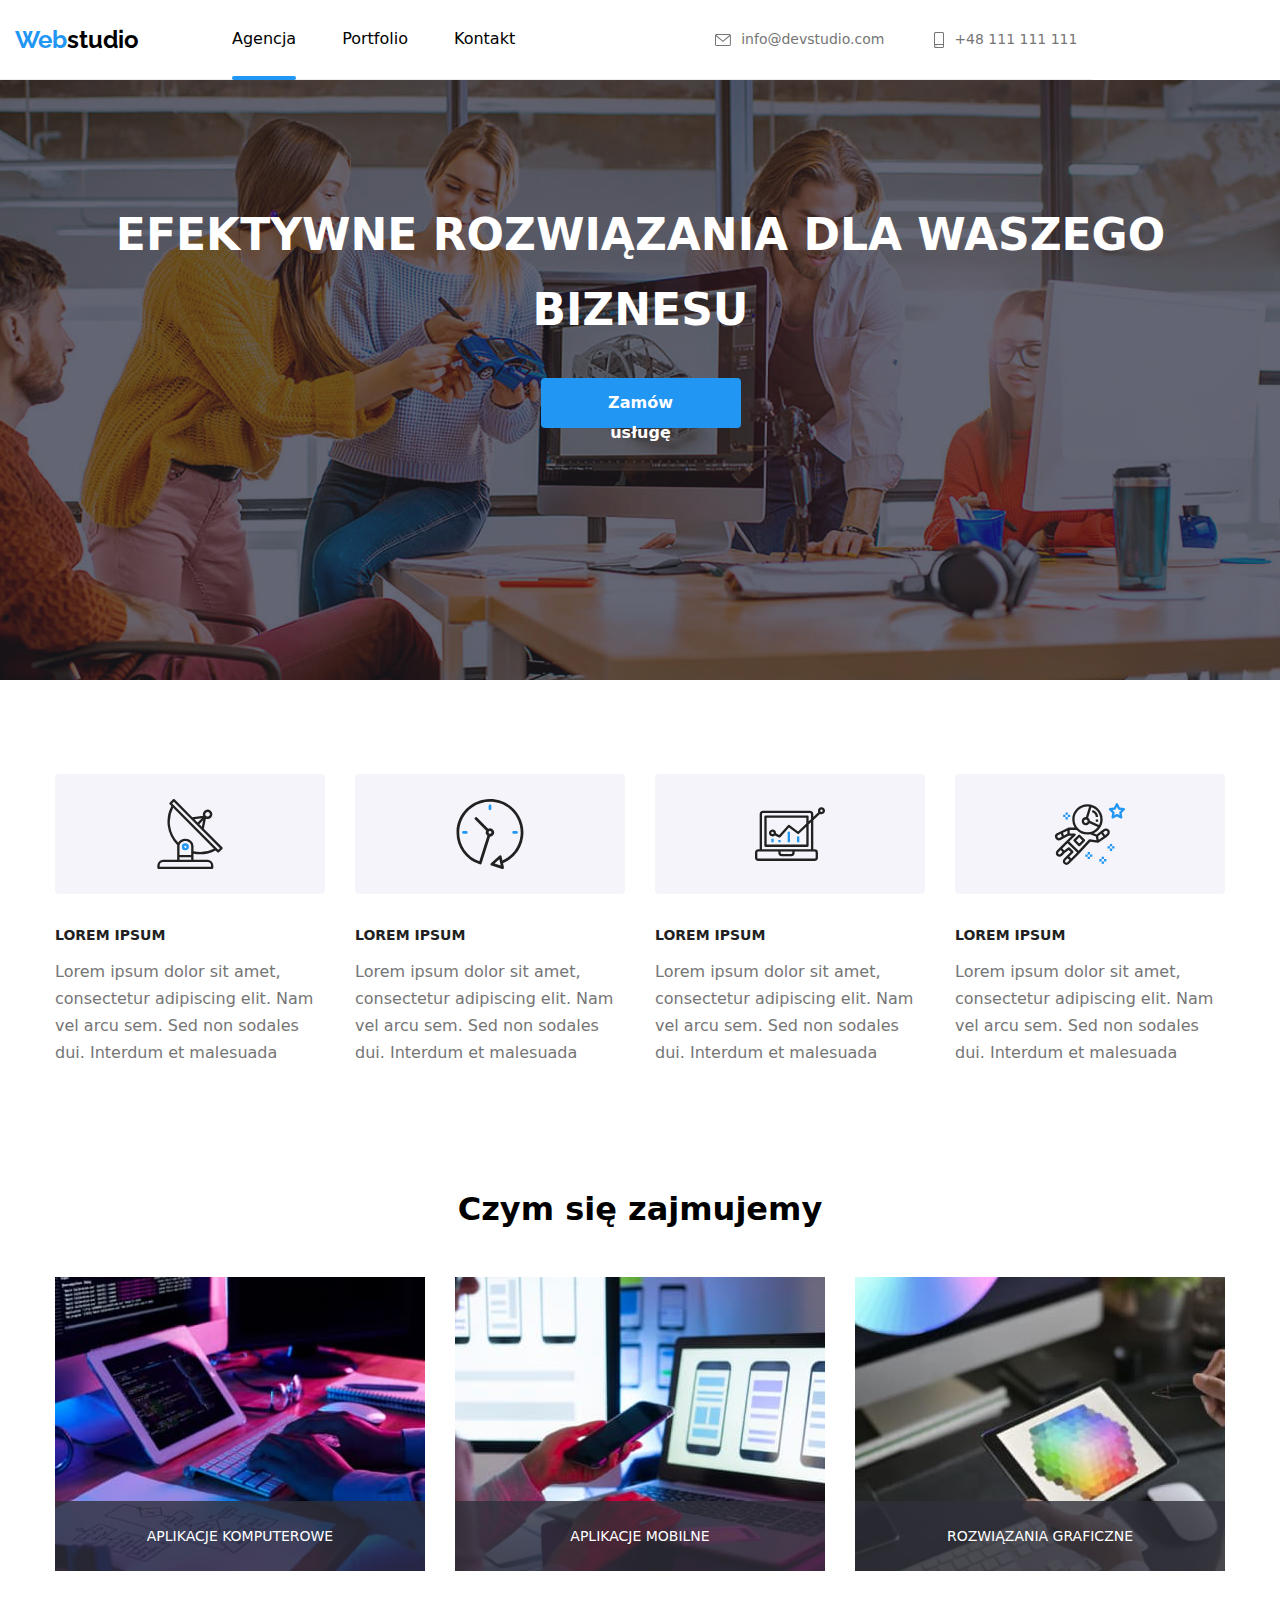
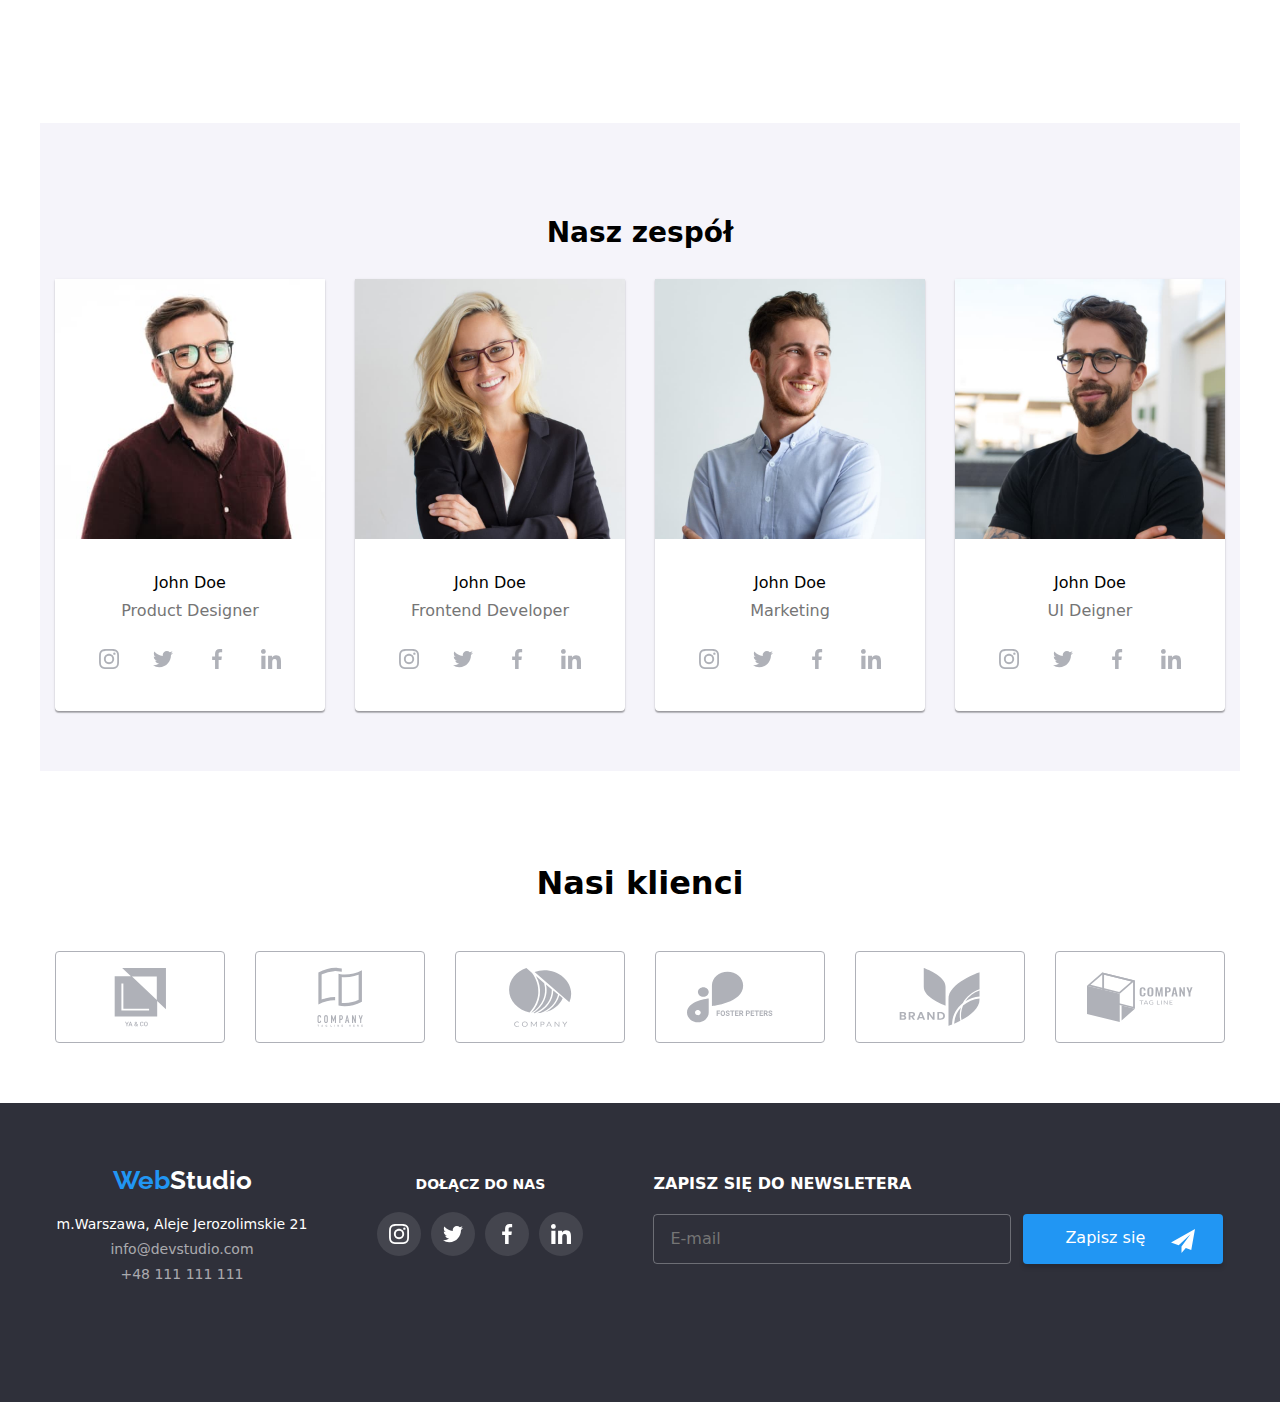
<file: index.html>
<!DOCTYPE html>
<html lang="pl">
  <head>
    <meta charset="UTF-8" />
    <meta http-equiv="X-UA-Compatible" content="IE=edge" />
    <meta name="viewport" content="width=device-width, initial-scale=1.0" />
    <title>Web Studio</title>
    <link
      rel="stylesheet"
      href="https://cdnjs.cloudflare.com/ajax/libs/modern-normalize/1.1.0/modern-normalize.min.css"
    />
    <link rel="stylesheet" href="./css/main.min.css" />
    <link rel="preconnect" href="https://fonts.googleapis.com" />
    <link rel="preconnect" href="https://fonts.gstatic.com" crossorigin />
    <link
      href="https://fonts.googleapis.com/css2?family=Raleway:wght@700&family=Roboto:wght@400;500;700;900&display=swap"
      rel="stylesheet"
    />
  </head>
  <body>
    <header class="header">
      <div class="container">
        <div class="top">
          <div class="logo-top">
            <a  href="index.html"><span class="blue">Web</span>studio</a>
          </div>
          <div class="header__menu24px">
            <button
                type="menu"
                class="menu-toggle js-open-menu"
                aria-expanded="false"
                aria-controls="mobile-menu"
            >
               <svg class="header__menu24px-icon">
                    <use href="images/icons.svg#menu_24px" />
                </svg>
            </button>
        </div>
        <div class="menu-container js-menu-container" id="mobile-menu">
            <button class="menu-toggle js-close-menu">
                <svg class="mobile-menu__icon">
                    <use href="images/icons.svg#icon-cross" />
                </svg>
            </button>
            <ul class="no-bullets mobile-menu">
                <li>
                    <a href="index.html" class="mobile-menu__link">Agencja</a>
                </li>
                <li>
                    <a href="portfolio.html" class="mobile-menu__link">Portfolio</a>
                </li>
                <li>
                    <a href="" class="mobile-menu__link">Kontakt</a>
                </li>
            </ul>
            <div >
                <ul class="no-bullets address-mob-menu">
                <li class="address-mob-menu__tel">
                <a href="tel:+48111111111" ></a>
                    +48 111 111 111</a
                >
                </li>
                <li class="address-mob-menu__email">
                <a
                    href="mailto:info@devstudio.com"
                    
                >
                    info@devstudio.com</a
                >
                </li>
                </ul>
                <ul class="no-bullets mob-menu-socials">
                <li>
                    <a href="" class="mob-menu-socials__link">Instagram</a>
                </li>
                <li>
                    <p class="mob-menu-socials__bar">|</p>
                </li>
                <li>
                    <a href="" class="mob-menu-socials__link">Twitter</a>
                </li >
                <li>
                    <p class="mob-menu-socials__bar">|</p>
                </li>
                <li>
                    <a href="" class="mob-menu-socials__link">Facebook</a>
                </li>
                <li>
                    <p class="mob-menu-socials__bar">|</p>
                </li>
                <li >
                    <a href="" class="mob-menu-socials__link">LinkedIn</a>
                </li>
                </ul>
            </div>
        </div>
          <nav class="nav">
            <a class="active"href="#">Agencja</a>
            <a  href="portfolio.html">Portfolio</a>
            <a href="#">Kontakt</a>
          </nav>
          <div class="top-links">
            <ul class="top-links__list"> 
              <li class="top-links__item">
                <div class="mail">
                  <svg class="mail__envelope-icon">
                    <use
                      height="16px"
                      width="16px"
                      href="./images/icons.svg#icon-envelope"
                    ></use>
                  </svg>
                  <a href="mailto:info@devstudio.com"> info@devstudio.com </a>
                </div>
              </li>
              <li class="top-links__item">
                <div class="phone">
                  <svg class="phone__phone-icon">
                    <use
                      height="16px"
                      width="10px"
                      href="./images/icons.svg#icon-smartphone"
                    ></use>
                  </svg>
                  <a href="tel:+48111111111"> +48 111 111 111</a>
                </div>
              </li>
            </ul>
          </div>
        </div>
      </div>
    </header>
    <div class="intro">
      <div class=" intro__banner container">
        <h1 class="intro__slogan">EFEKTYWNE ROZWIĄZANIA DLA WASZEGO BIZNESU</h1>
        <button type="button" class="intro__button" data-modal-open>Zamów usługę</button>
        <div class="backdrop is-hidden"data-modal><div class="form"><form name="lead">
          <h4 class ="form__title">Zostaw swoje dane w formularzu poniżej</h4>
          <label class="form__label">
            Imię <input type="text" name="name" class="form__input--name" required><svg class="form__input--name-svg">
              <use height="18px"
              width="18px"
              href="./images/icons.svg#icon-person-black"></use></svg>
            </label>
          <label class="form__label">Telefon <input type="tel" name="phonenumber"class="form__input--phone" required><svg class="form__input--phone-svg">
            <use height="18px"
            width="18px"
            href="./images/icons.svg#icon-phone-black"></use></svg></label>
          <label class="form__label">Email <input type="text" name="email" class="form__input--email" required><svg class="form__input--email-svg">
            <use height="18px"
            width="18px"
            href="./images/icons.svg#icon-email-black"></use></svg></label>
          <label class="form__label">Komentarz <textarea name="comment" placeholder="Wprowadź tekst" class="form__textarea"></textarea></label>
          <input type="checkbox" class="policies-checkbox" id="checkbox"><label for="checkbox" class="form__policies"> Oświadczam iż akceptuję <a href="#">Regulamin</a> i <a href="#">Politykę Prywatności</a>.</label>
          <button type="subbmit" class="form__sendbutton">Wyślij</button></form><button type="button" class="form__close-btn" data-modal-close>
            <svg class="form__close-svg"><use 
            height="18px"
          width="18px"
        href="./images/icons.svg#icon-close-black-18dp-2-1">
            </use></svg></button></div></div>
      </div>
    </div>
    <main>
      <div class="container">
        <section class="section">
          <ul class="no-bullets lorem">
            <li class="lorem__item">
              <div class="lorem__icon-box">
                <svg class="lorem__icon">
                  <use
                    height="70px"
                    width="70px"
                    href="./images/icons.svg#icon-radar"
                  ></use>
                </svg>
              </div>
              <h2 class="lorem__title">LOREM IPSUM</h2>

              <p>
                Lorem ipsum dolor sit amet, consectetur adipiscing elit. Nam vel
                arcu sem. Sed non sodales dui. Interdum et malesuada
              </p>
            </li>
            <li class="lorem__item">
              <div class="lorem__icon-box">
                <svg class="lorem__icon">
                  <use
                    height="70px"
                    width="70px"
                    href="./images/icons.svg#icon-clock"
                  ></use>
                </svg>
              </div>
              <h2 class="lorem__title">LOREM IPSUM</h2>

              <p>
                Lorem ipsum dolor sit amet, consectetur adipiscing elit. Nam vel
                arcu sem. Sed non sodales dui. Interdum et malesuada
              </p>
            </li>
            <li class="lorem__item">
              <div class="lorem__icon-box">
                <svg class="lorem__icon">
                  <use
                    height="70px"
                    width="70px"
                    href="./images/icons.svg#icon-chart"
                  ></use>
                </svg>
              </div>
              <h2 class="lorem__title">LOREM IPSUM</h2>


              <p>
                Lorem ipsum dolor sit amet, consectetur adipiscing elit. Nam vel
                arcu sem. Sed non sodales dui. Interdum et malesuada
              </p>
            </li>
            <li class="lorem__item">
              <div class="lorem__icon-box">
                <svg class="lorem__icon">
                  <use
                    height="70px"
                    width="70px"
                    href="./images/icons.svg#icon-astronaut"
                  ></use>
                </svg>
              </div>
              <h2 class="lorem__title">LOREM IPSUM</h2>

              <p>
                Lorem ipsum dolor sit amet, consectetur adipiscing elit. Nam vel
                arcu sem. Sed non sodales dui. Interdum et malesuada
              </p>
            </li>
          </ul>
        </section>
              </div>
            <div class="container">
        <section class="section">
          <div class="about">
          <h2 class="about">Czym się zajmujemy</h2>
          <ul class="no-bullets about__list">
            <li class="about__item">
              <img
                src="images/img1.jpg"
                width="370"
                height="294"
                alt="ręce na klawiaturze"
              />
              <div class="about__subtitle">Aplikacje komputerowe</div>
            </li>
            <li class="about__item">
              <img
                src="images/img2.jpg"
                width="370"
                height="294"
                alt="telefon w ręce"
              />
              <div class="about__subtitle">Aplikacje mobilne</div>
            </li>
            <li class="about__item">
              <img
                src="images/img3.jpg"
                width="370"
                height="294"
                alt="tablet"
              /><div class="about__subtitle">Rozwiązania graficzne</div>
            </li>
          </ul></div>
        </section>
      </div>
      <div class="container team">
        <section class="section">
          <h2 class="team__title">Nasz zespół</h2>
          <ul class="no-bullets team__list">
            <li class="team__item">
              <figure>
                <img
                  src="images/productdesigner.jpg"
                  alt="zdjęcie product designera"
                  srcset="images/productdesigner@x2.jpg 2x"
                  width="270"
                  height="260"
                />
                <figcaption class="team__figcaption">
                  <h4 class="team__name">John Doe</h4>
                  <p>
                  Product Designer</p>
                </figcaption>
                <ul class="no-bullets social-list">
                  <li><a class="social-list__circle" href="#">                  
                      <svg class="social-list__icon">
                        <use
                          height="20px"
                          width="20px"
                          href="./images/icons.svg#icon-instagram-2"
                        ></use>
                      </svg>
                    </a>
                  </li>
                  <li><a class="social-list__circle" href="#">
                                         <svg class="social-list__icon">
                        <use
                          height="20px"
                          width="20px"
                          href="./images/icons.svg#icon-twitter-1"
                        ></use>
                      </svg>
                    </a>
                  </li>
                  <li><a class="social-list__circle" href="#">
                   
                      <svg class="social-list__icon">
                        <use
                          height="20px"
                          width="20px"
                          href="./images/icons.svg#icon-facebook-1"
                        ></use>
                      </svg>
                    </a>
                  </li>
                  <li><a class="social-list__circle" href="#">
                                          <svg class="social-list__icon">
                        <use
                          height="20px"
                          width="20px"
                          href="./images/icons.svg#icon-linkedin-1"
                        ></use>
                      </svg>
                    </a>
                  </li>
                </ul>
              </figure>
            </li>
            <li class="team__item">
              <figure>
                <img
                  src="images/frontend.jpg"
                  alt="zdjęcie frontend developera"
                  srcset="images/frontend@x2.jpg 2x"
                  width="270"
                  height="260"
                />
                <figcaption class="team__figcaption">
                  <h4 class="team__name">John Doe</h4>
                  <p>
                  Frontend Developer</p>
                </figcaption>
                <ul class="no-bullets social-list">
                  <li><a class="social-list__circle" href="#">                    
                      <svg class="social-list__icon">
                        <use
                          height="20px"
                          width="20px"
                          href="./images/icons.svg#icon-instagram-2"
                        ></use>
                      </svg>
                    </a>
                  </li>
                  <li><a class="social-list__circle" href="#">
                                         <svg class="social-list__icon">
                        <use
                          height="20px"
                          width="20px"
                          href="./images/icons.svg#icon-twitter-1"
                        ></use>
                      </svg>
                    </a>
                  </li>
                  <li><a class="social-list__circle" href="#">
                   
                      <svg class="social-list__icon">
                        <use
                          height="20px"
                          width="20px"
                          href="./images/icons.svg#icon-facebook-1"
                        ></use>
                      </svg>
                    </a>
                  </li>
                  <li><a class="social-list__circle" href="#">
                                          <svg class="social-list__icon">
                        <use
                          height="20px"
                          width="20px"
                          href="./images/icons.svg#icon-linkedin-1"
                        ></use>
                      </svg>
                    </a>
                  </li>
                </ul>
              </figure>
            </li>
            <li class="team__item">
              <figure>
                <img
                  src="images/marketing.jpg"
                  alt="zdjęcie Johna z Marketingu"
                  srcset="images/marketing@x2.jpg 2x"
                  width="270"
                  height="260"
                />
                <figcaption class="team__figcaption">
                  <h4 class="team__name">John Doe</h4>
                  <p>
                  Marketing</p>
                </figcaption>
                <ul class="no-bullets social-list">
                  <li><a class="social-list__circle" href="#">                    
                      <svg class="social-list__icon">
                        <use
                          height="20px"
                          width="20px"
                          href="./images/icons.svg#icon-instagram-2"
                          
                        ></use>
                      </svg>
                    </a>
                  </li>
                  <li><a class="social-list__circle" href="#">
                                         <svg class="social-list__icon">
                        <use
                          height="20px"
                          width="20px"
                          href="./images/icons.svg#icon-twitter-1"
                        ></use>
                      </svg>
                    </a>
                  </li>
                  <li><a class="social-list__circle" href="#">
                   
                      <svg class="social-list__icon">
                        <use
                          height="20px"
                          width="20px"
                          href="./images/icons.svg#icon-facebook-1"
                        ></use>
                      </svg>
                    </a>
                  </li>
                  <li><a class="social-list__circle" href="#">
                                          <svg class="social-list__icon">
                        <use
                          height="20px"
                          width="20px"
                          href="./images/icons.svg#icon-linkedin-1"
                        ></use>
                      </svg>
                    </a>
                  </li>
                </ul>
              </figure>
            </li>
            <li class="team__item">
              <figure>
                <img
                  src="images/ui.jpg"
                  alt="zdjęcie ui designera"
                  srcset="images/ui@x2.jpg 2x"
                  width="270"
                  height="260"
                />
                <figcaption class="team__figcaption">
                  <h4 class="team__name">John Doe</h4>
                  <p>
                  UI Deigner</p>
                </figcaption>
                <ul class="no-bullets social-list">
                  <li><a class="social-list__circle" href="#">                    
                      <svg class="social-list__icon">
                        <use
                          height="20px"
                          width="20px"
                          href="./images/icons.svg#icon-instagram-2"
                        ></use>
                      </svg>
                    </a>
                  </li>
                  <li><a class="social-list__circle" href="#">
                                         <svg class="social-list__icon">
                        <use
                          height="20px"
                          width="20px"
                          href="./images/icons.svg#icon-twitter-1"
                        ></use>
                      </svg>
                    </a>
                  </li>
                  <li><a class="social-list__circle" href="#">
                   <svg class="social-list__icon">
                        <use
                          height="20px"
                          width="20px"
                          href="./images/icons.svg#icon-facebook-1"
                        ></use>
                      </svg>
                    </a>
                  </li>
                  <li><a class="social-list__circle" href="#">
                   <svg class="social-list__icon">
                        <use
                          height="20px"
                          width="20px"
                          href="./images/icons.svg#icon-linkedin-1"
                        ></use>
                      </svg>
                    </a>
                  </li>
                </ul>
        </section>
      </div>
      <div class="container">
        <section class="section">
          <h2 class="about">Nasi klienci</h2>
          <ul class="no-bullets client-list">
            <li class="client-list__item">
              <a class="client-list__box" href="#">
                <svg class="client-list__icon">
                  <use
                    height="60px"
                    width="106px"
                    href="./images/icons.svg#icon-client1"
                  ></use>
                </svg>
              </a>
            </li>
            <li class="client-list__item">
              <a class="client-list__box" href="#">
                <svg class="client-list__icon">
                  <use
                    height="60px"
                    width="106px"
                    href="./images/icons.svg#icon-client2"
                  ></use>
                </svg>
              </a>
            </li>
            <li class="client-list__item">
              <a class="client-list__box" href="#">
                <svg class="client-list__icon">
                  <use
                    height="60px"
                    width="106px"
                    href="./images/icons.svg#icon-client3"
                  ></use>
                </svg>
              </a>
            </li>
            <li class="client-list__item">
              <a class="client-list__box" href="#">
                <svg class="client-list__icon">
                  <use
                    height="60px"
                    width="106px"
                    href="./images/icons.svg#icon-client4"
                  ></use>
                </svg>
              </a>
            </li>
            <li class="client-list__item">
              <a class="client-list__box" href="#">
                <svg class="client-list__icon">
                  <use
                    height="60px"
                    width="106px"
                    href="./images/icons.svg#icon-client5"
                  ></use>
                </svg>
              </a>
            </li>
            <li class="client-list__item">
              <a class="client-list__box" href="#">
                <svg class="client-list__icon">
                  <use
                    height="60px"
                    width="106px"
                    href="./images/icons.svg#icon-client6"
                  ></use>
                </svg>
              </a>
            </li>
          </ul>
        </section>
      </div>
    </main>
    <footer class="footer">
      <div class="container"><div class="footer__flex">
        <div class="footer__logo-card"><div class="footer__logo-bottom">
          <a href="index.html"><span class="blue">Web</span>Studio</a>
        </div>
        
          <div class="contact-bottom">
            <address class="contact-bottom__address">
              m.Warszawa, Aleje Jerozolimskie 21
            </address>
            <div class="contact-bottom__links">
              <ul class="contacts">
                <li class="contacts__item">
                  <a href="mailto:info@devstudio.com">info@devstudio.com</a>
                </li>
                <li class="contacts__item">
                  <a href="tel:+48111111111">+48 111 111 111</a>
                </li>
              </ul></div>
            </div>
          </div>
          <div class="joinus">
            <h4 class="joinus__title">DOŁĄCZ DO NAS</h4>
            <ul class="no-bullets social-list">
              <li><a class="social-list__circle--footer" href="#">
                
                  <svg class="social-list__icon--footer">
                    <use
                      height="20px"
                      width="20px"
                      href="./images/icons.svg#icon-instagram-2"
                    ></use>
                  </svg>
                </a>
              </li>
              <li><a class="social-list__circle--footer" href="#">
                    <svg class="social-list__icon--footer">
                    <use
                      height="20px"
                      width="20px"
                      href="./images/icons.svg#icon-twitter-1"
                    ></use>
                  </svg>
                </a>
              </li>
              <li><a class="social-list__circle--footer" href="#">
                <svg class="social-list__icon--footer">
                    <use
                      height="20px"
                      width="20px"
                      href="./images/icons.svg#icon-facebook-1"
                    ></use>
                  </svg>
                </a>
              </li>
              <li><a class="social-list__circle--footer" href="#">
               <svg class="social-list__icon--footer">
                    <use
                      height="20px"
                      width="20px"
                      href="./images/icons.svg#icon-linkedin-1"
                    ></use>
                  </svg>
                </a>
              </li>
            </ul>
          </div>
          <div class="newsletter">
            <h4 class="newsletter__title">ZAPISZ SIĘ DO NEWSLETERA</h4><div class="newsletter__signin">
            <form><input type="email" name="newsletersignin" class="newsletter__input" placeholder="E-mail" required></form>
            <button type="submit" class="newsletter__button">Zapisz się<svg class="newsletter__send-icon"><use height="24px" width="24px" href="./images/icons.svg#icon-icon_send"></use></svg></button></div>
        </div>
        
      </div>
    </footer>
    <script src="./js/modal.js"></script>
    <script src="js/mobile-menu.js"></script>
  </body>
</html>
</file>
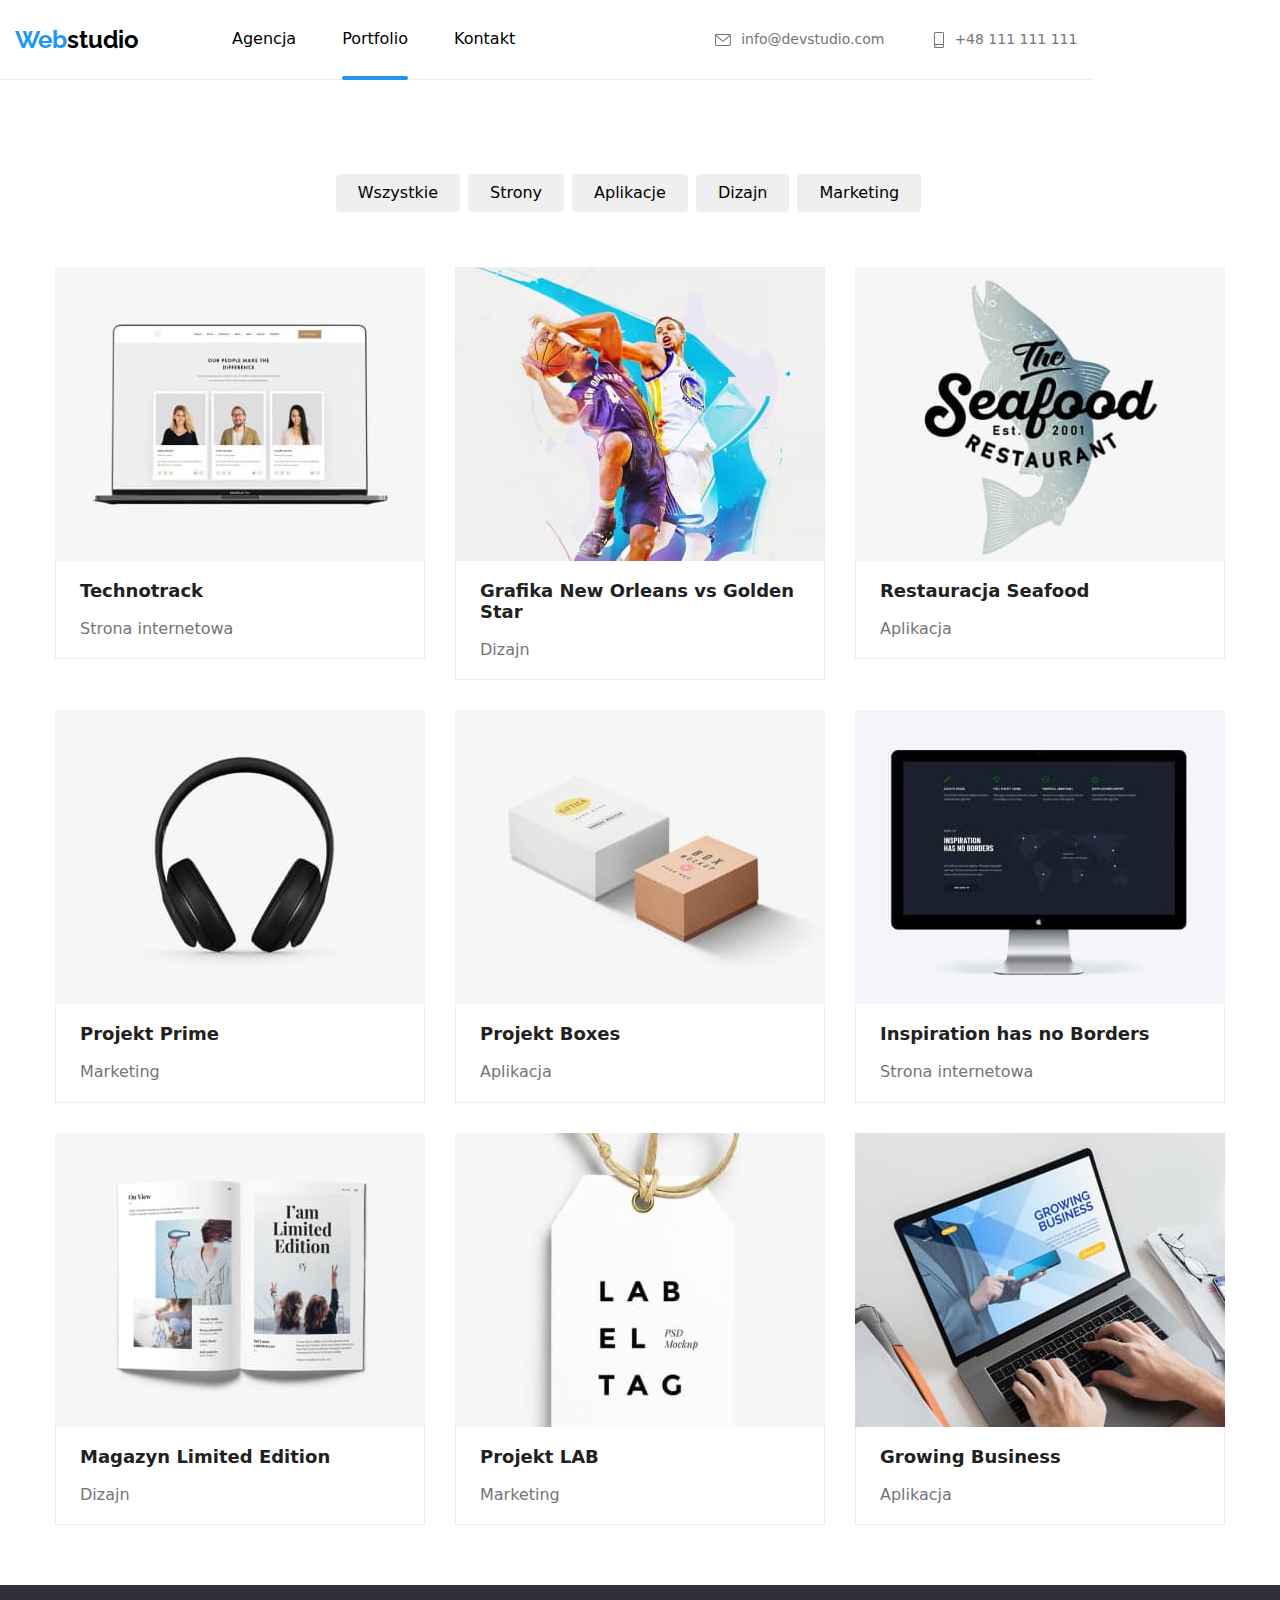
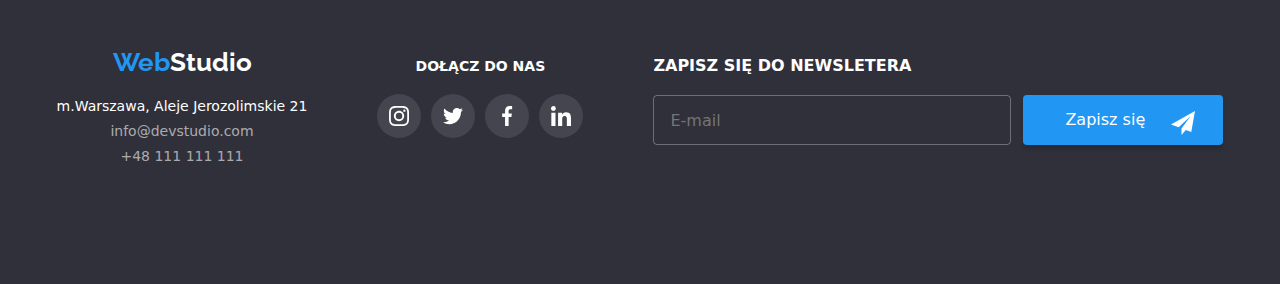
<file: portfolio.html>
<!DOCTYPE html>
<html lang="pl">
  <head>
    <meta charset="UTF-8" />
    <meta http-equiv="X-UA-Compatible" content="IE=edge" />
    <meta name="viewport" content="width=device-width, initial-scale=1.0" />
    <title>Portfolio</title>
    <link
      rel="stylesheet"
      href="https://cdnjs.cloudflare.com/ajax/libs/modern-normalize/1.1.0/modern-normalize.min.css"
    />
    <link rel="stylesheet" href="./css/main.min.css" />
    <link rel="preconnect" href="https://fonts.googleapis.com" />
    <link rel="preconnect" href="https://fonts.gstatic.com" crossorigin />
    <link
      href="https://fonts.googleapis.com/css2?family=Raleway:wght@700&family=Roboto:wght@400;500;700;900&display=swap"
      rel="stylesheet"
    />
  </head>
  <body>
    <header class="header">
      <div class="container">
        <div class="top">
          <div class="logo-top">
            <a  href="index.html"><span class="blue">Web</span>studio</a>
          </div>
          <div class="header__menu24px">
            <button
                type="menu"
                class="menu-toggle js-open-menu"
                aria-expanded="false"
                aria-controls="mobile-menu">
               <svg class="header__menu24px-icon">
                    <use href="images/icons.svg#menu_24px" />
                </svg>
            </button>
        </div>
        <div class="menu-container js-menu-container" id="mobile-menu">
            <button class="menu-toggle js-close-menu">
                <svg class="mobile-menu__icon">
                    <use href="images/icons.svg#icon-cross" />
                </svg>
            </button>
            <ul class="no-bullets mobile-menu">
                <li>
                    <a href="index.html" class="mobile-menu__link">Agencja</a>
                </li>
                <li>
                    <a href="portfolio.html" class="mobile-menu__link">Portfolio</a>
                </li>
                <li>
                    <a href="" class="mobile-menu__link">Kontakt</a>
                </li>
            </ul>
            <div >
                <ul class="no-bullets address-mob-menu">
                <li class="address-mob-menu__tel">
                <a href="tel:+48111111111" ></a>
                    +48 111 111 111</a
                >
                </li>
                <li class="address-mob-menu__email">
                <a
                    href="mailto:info@devstudio.com"
                    
                >
                    info@devstudio.com</a
                >
                </li>
                </ul>
                <ul class="no-bullets mob-menu-socials">
                <li>
                    <a href="" class="mob-menu-socials__link">Instagram</a>
                </li>
                <li>
                    <p class="mob-menu-socials__bar">|</p>
                </li>
                <li>
                    <a href="" class="mob-menu-socials__link">Twitter</a>
                </li >
                <li>
                    <p class="mob-menu-socials__bar">|</p>
                </li>
                <li>
                    <a href="" class="mob-menu-socials__link">Facebook</a>
                </li>
                <li>
                    <p class="mob-menu-socials__bar">|</p>
                </li>
                <li >
                    <a href="" class="mob-menu-socials__link">LinkedIn</a>
                </li>
                </ul>
            </div>
        </div>
          <nav class="nav">
            <a href="#">Agencja</a>
            <a class="active" href="portfolio.html">Portfolio</a>
            <a href="#">Kontakt</a>
          </nav>
          <div class="top-links">
            <ul class="top-links__list"> 
              <li class="top-links__item">
                <div class="mail">
                  <svg class="mail__envelope-icon">
                    <use
                      height="16px"
                      width="16px"
                      href="./images/icons.svg#icon-envelope"
                    ></use>
                  </svg>
                  <a href="mailto:info@devstudio.com"> info@devstudio.com </a>
                </div>
              </li>
              <li class="top-links__item">
                <div class="phone">
                  <svg class="phone__phone-icon">
                    <use
                      height="16px"
                      width="10px"
                      href="./images/icons.svg#icon-smartphone"
                    ></use>
                  </svg>
                  <a href="tel:+48111111111"> +48 111 111 111</a>
                </div>
              </li>
            </ul>
          </div>
        </div>
      </div>
    </header>
    <section class="portfolio section">
      <div class="container">
        <ul class="no-bullets portfolio__filters">
          <li><button type="button" class="portfolio__button">Wszystkie</button></li>
          <li><button type="button" class="portfolio__button">Strony</button></li>
          <li><button type="button" class="portfolio__button">Aplikacje</button></li>
          <li><button type="button" class="portfolio__button">Dizajn</button></li>
          <li><button type="button" class="portfolio__button">Marketing</button></li>
        </ul>
      </div>
      <div class="container">
        <ul class="cards">
          <li class="card__cover">
            <figure>
              <img
                class="card__img"
                src="images/laptop.jpg"
                alt="laptop"
                width="370"
                height="294"
              />
              <div class="card__overlay">
                <p>
                  Technocrack jest popularną platformą wykorzystywaną do
                  rozpowszechniania koronawirusa. Firmy wykorzystują tę
                  platformę do celów szpiegowskich i ataków na niezabezpieczone
                  serwery konkurencji
                </p>
              </div>
              <figcaption class="card__figcaption">
                <h4 class="card__figcaption--title">Technotrack</h4>
                <br />Strona internetowa
              </figcaption>
            </figure>
          </li>
          <li class="card__cover">
            <figure>
              <img
                class="card__img"
                src="images/basketball.jpg"
                alt="koszykarze"
                width="370"
                height="294"
              />
              <div class="card__overlay">
                <p>
                  Technocrack jest popularną platformą wykorzystywaną do
                  rozpowszechniania koronawirusa. Firmy wykorzystują tę
                  platformę do celów szpiegowskich i ataków na niezabezpieczone
                  serwery konkurencji
                </p>
              </div>
              <figcaption class="card__figcaption">
                <h4 class="card__figcaption--title">
                  Grafika New Orleans vs Golden Star
                </h4>
                <br />Dizajn
              </figcaption>
            </figure>
          </li>
          <li class="card__cover">
            <figure>
              <img
                class="card__img"
                src="images/seafood.jpg"
                alt="logo restauracji"
                width="370"
                height="294"
              />
              <div class="card__overlay">
                <p>
                  Technocrack jest popularną platformą wykorzystywaną do
                  rozpowszechniania koronawirusa. Firmy wykorzystują tę
                  platformę do celów szpiegowskich i ataków na niezabezpieczone
                  serwery konkurencji
                </p>
              </div>
              <figcaption class="card__figcaption">
                <h4 class="card__figcaption--title">Restauracja Seafood</h4>
                <br />Aplikacja
              </figcaption>
            </figure>
          </li>
          <li class="card__cover">
            <figure>
              <img
                class="card__img"
                src="images/headphones.jpg"
                alt="słuchawki"
                width="370"
                height="294"
              />
              <div class="card__overlay">
                <p>
                  Technocrack jest popularną platformą wykorzystywaną do
                  rozpowszechniania koronawirusa. Firmy wykorzystują tę
                  platformę do celów szpiegowskich i ataków na niezabezpieczone
                  serwery konkurencji
                </p>
              </div>
              <figcaption class="card__figcaption">
                <h4 class="card__figcaption--title">Projekt Prime</h4>
                <br />Marketing
              </figcaption>
            </figure>
          </li>
          <li class="card__cover">
            <figure>
              <img
                class="card__img"
                src="images/box.jpg"
                alt="pudełka"
                width="370"
                height="294"
              />
              <div class="card__overlay">
                <p>
                  Technocrack jest popularną platformą wykorzystywaną do
                  rozpowszechniania koronawirusa. Firmy wykorzystują tę
                  platformę do celów szpiegowskich i ataków na niezabezpieczone
                  serwery konkurencji
                </p>
              </div>
              <figcaption class="card__figcaption">
                <h4 class="card__figcaption--title">Projekt Boxes</h4>
                <br />Aplikacja
              </figcaption>
            </figure>
          </li>
          <li class="card__cover">
            <figure>
              <img
                class="card__img"
                src="images/monitor.jpg"
                alt="monitor"
                width="370"
                height="294"
              />
              <div class="card__overlay">
                <p>
                  Technocrack jest popularną platformą wykorzystywaną do
                  rozpowszechniania koronawirusa. Firmy wykorzystują tę
                  platformę do celów szpiegowskich i ataków na niezabezpieczone
                  serwery konkurencji
                </p>
              </div>
              <figcaption class="card__figcaption">
                <h4 class="card__figcaption--title">Inspiration has no Borders</h4>
                <br />Strona internetowa
              </figcaption>
            </figure>
          </li>
          <li class="card__cover">
            <figure>
              <img
                class="card__img"
                src="images/magazine.jpg"
                alt="czasopismo"
                width="370"
                height="294"
              />
              <div class="card__overlay">
                <p>
                  Technocrack jest popularną platformą wykorzystywaną do
                  rozpowszechniania koronawirusa. Firmy wykorzystują tę
                  platformę do celów szpiegowskich i ataków na niezabezpieczone
                  serwery konkurencji
                </p>
              </div>
              <figcaption class="card__figcaption">
                <h4 class="card__figcaption--title">Magazyn Limited Edition</h4>
                <br />Dizajn
              </figcaption>
            </figure>
          </li>
          <li class="card__cover">
            <figure>
              <img
                class="card__img"
                src="images/label.jpg"
                alt="metka"
                width="370"
                height="294"
              />
              <div class="card__overlay">
                <p>
                  Technocrack jest popularną platformą wykorzystywaną do
                  rozpowszechniania koronawirusa. Firmy wykorzystują tę
                  platformę do celów szpiegowskich i ataków na niezabezpieczone
                  serwery konkurencji
                </p>
              </div>
              <figcaption class="card__figcaption">
                <h4 class="card__figcaption--title">Projekt LAB</h4>
                <br />Marketing
              </figcaption>
            </figure>
          </li>
          <li class="card__cover">
            <figure>
              <img
                class="card__img"
                src="images/handson.jpg"
                alt="ręce na laptopie"
                width="370"
                height="294"
              />
              <div class="card__overlay">
                <p>
                  Technocrack jest popularną platformą wykorzystywaną do
                  rozpowszechniania koronawirusa. Firmy wykorzystują tę
                  platformę do celów szpiegowskich i ataków na niezabezpieczone
                  serwery konkurencji
                </p>
              </div>
              <figcaption class="card__figcaption">
                <h4 class="card__figcaption--title">Growing Business</h4>
                <br />Aplikacja
              </figcaption>
            </figure>
          </li>
        </ul>
      </div>
    </section>
    <footer class="footer">
      <div class="container"><div class="footer__flex">
        <div><div class="footer__logo-bottom">
          <a href="index.html"><span class="blue">Web</span>Studio</a>
        </div>
        
          <div class="contact-bottom">
            <address class="contact-bottom__address">
              m.Warszawa, Aleje Jerozolimskie 21
            </address>
            <div class="contact-bottom__links">
              <ul class="contacts">
                <li class="contacts__item">
                  <a href="mailto:info@devstudio.com">info@devstudio.com</a>
                </li>
                <li class="contacts__item">
                  <a href="tel:+48111111111">+48 111 111 111</a>
                </li>
              </ul></div>
            </div>
          </div>
          <div class="joinus">
            <h4 class="joinus__title">DOŁĄCZ DO NAS</h4>
            <ul class="no-bullets social-list">
              <li><a class="social-list__circle--footer" href="#">
                
                  <svg class="social-list__icon--footer">
                    <use
                      height="20px"
                      width="20px"
                      href="./images/icons.svg#icon-instagram-2"
                    ></use>
                  </svg>
                </a>
              </li>
              <li><a class="social-list__circle--footer" href="#">
                    <svg class="social-list__icon--footer">
                    <use
                      height="20px"
                      width="20px"
                      href="./images/icons.svg#icon-twitter-1"
                    ></use>
                  </svg>
                </a>
              </li>
              <li><a class="social-list__circle--footer" href="#">
                <svg class="social-list__icon--footer">
                    <use
                      height="20px"
                      width="20px"
                      href="./images/icons.svg#icon-facebook-1"
                    ></use>
                  </svg>
                </a>
              </li>
              <li><a class="social-list__circle--footer" href="#">
               <svg class="social-list__icon--footer">
                    <use
                      height="20px"
                      width="20px"
                      href="./images/icons.svg#icon-linkedin-1"
                    ></use>
                  </svg>
                </a>
              </li>
            </ul>
          </div>
          <div class="newsletter">
            <h4 class="newsletter__title">ZAPISZ SIĘ DO NEWSLETERA</h4><div class="newsletter__signin"><!--signin-->
            <form><input type="email" name="newsletersignin" class="newsletter__input" placeholder="E-mail" required></form>
            <button type="submit" class="newsletter__button">Zapisz się<svg class="newsletter__send-icon"><use height="24px" width="24px" href="./images/icons.svg#icon-icon_send"></use></svg></button></div>
        </div>
        
      </div>
    </footer>
   
    <script src="js/mobile-menu.js"></script>
  </body>
</html>
</file>
<file: css/main.min.css>
.is-hidden{background-color:rgba(0,0,0,.2);visibility:hidden;opacity:0;position:absolute;width:1600px;height:100%;pointer-events:none;transform:scaleY(0)}.active{position:relative}.active:after{content:"";height:4px;background-color:#2196f3;position:absolute;border-radius:2px;width:100%;bottom:-31px;left:0}.link{color:#000}.no-bullets{list-style-type:none;margin:0;padding:0}*{margin:0;padding:0}.blue{color:#2196f3}@media scereen and (min-width: 320px)and (max-width: 787px){.body{font-family:"roboto","Raleway",sans-serif;text-decoration:none;color:#212121;width:480px}}main{display:flex;flex-direction:column;align-items:center}.container{width:100%;display:flex;align-content:center;margin:0 auto;padding-left:15px;padding-right:15px}@media screen and (min-width: 767px)and (max-width: 1199px){.container{max-width:100%;padding-left:15px;padding-right:15px;margin:0 auto}}@media screen and (min-width: 1200px){.container{max-width:1200px;padding-left:15px;padding-right:15px;align-content:center;justify-content:center}}.section{padding-top:60px}@media screen and (min-width: 1200px){.section{padding-top:94px}}.logo-top a:link{color:#000;text-decoration:none;font-family:"raleway";font-weight:700;font-size:24px}.logo-top a:visited{color:#000}.footer__logo-bottom{font-family:"raleway";font-weight:700;font-size:26px;margin-bottom:20px;text-align:center}.footer__logo-bottom a{text-decoration:none;color:#fff}@media screen and (min-width: 768px)and (max-width: 1199px){.logo-top{margin-left:0}}.header{border-bottom:1px solid #ececec;max-width:100%;height:80px}.header__menu24px{width:24px;height:24px}.header__menu24px-icon{width:24px;height:24px}.top{display:flex;align-items:center;justify-content:left;padding-top:16px;padding-bottom:16px;max-width:100%;height:60px;background-color:#fff}.nav{display:none}.mail{display:none}.phone{display:none}.top-links{display:none}@media screen and (min-width: 768px)and (max-width: 1199px){.header{margin:0 auto}.header__menu24px{display:none}.nav{display:inline-flex;font-size:16px;font-weight:500;gap:46px;margin-left:93px}.nav a{color:#000;text-decoration:none;display:inline-flex;justify-content:space-between;text-align:center}.nav a:visited{color:#000;text-decoration:none}.nav a:hover,.nav a:focus{color:#2196f3;transition:250ms cubic-bezier(0.4, 0, 0.2, 1)}.top{margin-left:0;display:flex}.top-links{display:flex;flex-direction:column;justify-content:flex-start;margin:0;width:138px;height:80px}.top-links__list{list-style-type:none;display:flex;flex-direction:column;gap:10px;align-items:center;padding:0;margin:0;justify-content:center}.top-links__item{display:inline-block;font-size:14px;max-width:138px}.top-links a{color:#757575;text-decoration:none}.top-links a:hover{color:#2196f3;transition:250ms cubic-bezier(0.4, 0, 0.2, 1)}}@media screen and (min-width: 1200px){.header{display:inline-flex;margin:0 auto;align-items:center;justify-content:space-around}.header__menu24px{display:none}.top{display:flex;align-items:center;justify-content:space-between;padding-top:25px;padding-bottom:25px;margin:0 auto}.top-links{display:flex}.top-links__list{list-style-type:none;display:inline-flex;flex-direction:row;gap:50px;padding:0;margin:0;justify-content:flex-end;margin-left:200px}.top-links__item{display:inline-block;font-size:14px;margin:0}.top-links a{display:flex;color:#757575;text-decoration:none}.top-links a:hover{color:#2196f3;transition:250ms cubic-bezier(0.4, 0, 0.2, 1)}.nav{display:inline-flex;font-size:16px;font-weight:500;gap:46px;margin-left:93px}.nav a{color:#000;text-decoration:none;display:inline-flex;justify-content:space-between;text-align:center}.nav a:visited{color:#000;text-decoration:none}.nav a:hover,.nav a:focus{color:#2196f3;transition:250ms cubic-bezier(0.4, 0, 0.2, 1)}.mail{display:flex;align-items:center;justify-content:center}.mail:hover svg,.mail:focus svg{fill:#2196f3;transition:250ms cubic-bezier(0.4, 0, 0.2, 1)}.mail__envelope-icon{width:16px;height:16px;fill:#757575;margin-right:10px}.mail__envelope-icon:hover svg,.mail__envelope-icon:focus svg{fill:#2196f3;transition:250ms cubic-bezier(0.4, 0, 0.2, 1)}.phone{display:flex;align-items:center;justify-content:center}.phone:hover svg,.phone:focus svg{fill:#2196f3;transition:250ms cubic-bezier(0.4, 0, 0.2, 1)}.phone__phone-icon{height:16px;width:10px;fill:#757575;margin-right:10px}.phone__phone-icon:hover,.phone__phone-icon:focus svg{fill:#2196f3;transition:250ms cubic-bezier(0.4, 0, 0.2, 1)}}.intro{background-color:#2f303a;background-image:linear-gradient(to bottom, rgba(47, 48, 58, 0.4), rgba(47, 48, 58, 0.4)),url("../images/backgroundimage.jpg");background-size:cover;background-position:center;background-repeat:no-repeat;max-width:100%;height:400px;margin:0 auto;text-align:center}.intro__banner{display:flex;flex-flow:column;align-items:center;padding-top:118px;padding-right:57px;padding-bottom:198px;padding-left:58px}.intro__slogan{text-align:center;color:#fff;font-weight:900;font-size:26px;justify-content:center;line-height:1.7;letter-spacing:6%}.intro__button{background-color:#2196f3;color:#fff;width:200px;height:50px;font-size:16px;font-weight:700;margin-top:30px;line-height:1.88;cursor:pointer;border:0;border-radius:4px;padding:10px 42px 10px 42px}.intro__button:hover,.intro__button:focus{box-shadow:0px 3px 1px rgba(0,0,0,.1),0px 1px 2px rgba(0,0,0,.08),0px 2px 2px rgba(0,0,0,.12);transition:250ms cubic-bezier(0.4, 0, 0.2, 1)}@media screen and (min-width: 1200px){.intro{height:600px}.intro__slogan{text-align:center;color:#fff;font-weight:900;font-size:44px;justify-content:center;line-height:1.7;letter-spacing:6%}}.form{position:absolute;top:50%;left:50%;min-width:calc(100% - 30px);height:609px;border-radius:4px;transform:translate(-50%, -50%);background-color:#fff;box-shadow:0px 1px 3px rgba(0,0,0,.12),0px 1px 1px rgba(0,0,0,.14),0px 2px 1px rgba(0,0,0,.2);padding:40px}.form a{color:#2196f3;font-size:12px}.form__label{display:block;position:relative;color:#757575;font-size:12px;text-align:left;line-height:1.2;height:88px}.form__input--name,.form__input--phone,.form__input--email{width:370px;height:40px;border:1px solid rgba(33,33,33,.2);border-radius:4px;margin-top:4px;margin-bottom:4px;padding-left:42px}.form__input--name:focus,.form__input--phone:focus,.form__input--email:focus{outline-color:#2196f3;transition:250ms cubic-bezier(0.4, 0, 0.2, 1)}.form__input--name__input--name-svg,.form__input--name__input--phone-svg,.form__input--name__input--email-svg,.form__input--phone__input--name-svg,.form__input--phone__input--phone-svg,.form__input--phone__input--email-svg,.form__input--email__input--name-svg,.form__input--email__input--phone-svg,.form__input--email__input--email-svg{position:absolute;top:50%;left:3%;fill:#212121;width:13px;height:15px}.form__input--name__input--name:focus+.form__input--name__input--name-svg,.form__input--name__input--phone:focus+.form__input--name__input--phone-svg,.form__input--name__input--email:focus+.form__input--name__input--email-svg,.form__input--name__input--name:focus+.form__input--phone__input--name-svg,.form__input--name__input--phone:focus+.form__input--phone__input--phone-svg,.form__input--name__input--email:focus+.form__input--phone__input--email-svg,.form__input--name__input--name:focus+.form__input--email__input--name-svg,.form__input--name__input--phone:focus+.form__input--email__input--phone-svg,.form__input--name__input--email:focus+.form__input--email__input--email-svg,.form__input--phone__input--name:focus+.form__input--name__input--name-svg,.form__input--phone__input--phone:focus+.form__input--name__input--phone-svg,.form__input--phone__input--email:focus+.form__input--name__input--email-svg,.form__input--phone__input--name:focus+.form__input--phone__input--name-svg,.form__input--phone__input--phone:focus+.form__input--phone__input--phone-svg,.form__input--phone__input--email:focus+.form__input--phone__input--email-svg,.form__input--phone__input--name:focus+.form__input--email__input--name-svg,.form__input--phone__input--phone:focus+.form__input--email__input--phone-svg,.form__input--phone__input--email:focus+.form__input--email__input--email-svg,.form__input--email__input--name:focus+.form__input--name__input--name-svg,.form__input--email__input--phone:focus+.form__input--name__input--phone-svg,.form__input--email__input--email:focus+.form__input--name__input--email-svg,.form__input--email__input--name:focus+.form__input--phone__input--name-svg,.form__input--email__input--phone:focus+.form__input--phone__input--phone-svg,.form__input--email__input--email:focus+.form__input--phone__input--email-svg,.form__input--email__input--name:focus+.form__input--email__input--name-svg,.form__input--email__input--phone:focus+.form__input--email__input--phone-svg,.form__input--email__input--email:focus+.form__input--email__input--email-svg{fill:#2196f3;transition:250ms cubic-bezier(0.4, 0, 0.2, 1)}.form__close-btn{position:absolute;right:8px;top:8px;border-radius:50%;border:1px solid rgba(0,0,0,.1);background-color:#fff;width:30px;height:30px;cursor:pointer;justify-content:center;align-items:center}.form__close-btn:hover{color:#2196f3;border:1px solid #2196f3;transition:250ms cubic-bezier(0.4, 0, 0.2, 1)}.form__close-btn:hover svg{fill:#2196f3;transition:250ms cubic-bezier(0.4, 0, 0.2, 1)}.form__title{font-size:20px;font-weight:700;color:#212121;margin-bottom:12px}.form__close-svg{fill:#000;position:relative;top:2px;height:18px;width:18px}.form__textarea{width:370px;height:120px;border:1px solid rgba(33,33,33,.2);border-radius:4px;margin-top:4px;color:rgba(117,117,117,.5);padding-top:12px;padding-bottom:12px;padding-left:16px;padding-right:16px;font-size:12px;letter-spacing:1%;resize:none;margin-bottom:20px}.form__textarea:focus{outline-color:#2196f3;transition:250ms cubic-bezier(0.4, 0, 0.2, 1)}.form__sendbutton{width:200px;height:50px;background-color:#2196f3;color:#fff;box-shadow:0px 4px 4px rgba(0,0,0,.15);border-radius:4px;margin-top:30px;border:0;cursor:pointer}.form__policies{font-size:14px}.form__policies::before{content:"";display:inline-block;width:16px;height:16px;border:2px solid #212121;border-radius:4px;position:absolute;left:55px;bottom:142px}.policies-checkbox{width:16px;height:16px;display:none}.policies-checkbox:checked+.form__policies::before{background-color:#2196f3;border:1px solid #fff;background-image:url(../images/tick.svg);background-repeat:no-repeat;background-size:contain}.backdrop{width:100%;height:100%;background-color:rgba(0,0,0,.2);position:fixed;left:0px;top:0px;z-index:3;transition:transform 500ms linear,visibility 500ms linear,opacity 500ms linear}.lorem{display:flex;flex-wrap:wrap;flex-direction:column}.lorem__item{color:#757575;line-height:1.7;max-width:450px;margin-bottom:30px}.lorem__icon-box{background-color:#f5f4fa;border-radius:4px;display:flex;margin-bottom:30px;align-items:center;justify-content:center;max-width:450px;height:120px}.lorem__title{color:#212121;font-size:14px;font-weight:700;margin-bottom:10px;align-items:center;justify-content:center;display:flex}.lorem__icon{width:70px;height:70px;fill:#000}@media screen and (min-width: 768px)and (max-width: 1199px){.lorem{display:flex;flex-wrap:wrap;flex-direction:row;gap:30px;justify-content:flex-start}.lorem__item{max-width:354px;margin-bottom:30px;flex-basis:48%}.lorem__icon-box{max-width:354px}.lorem__title{justify-content:left}}@media screen and (min-width: 1200px){.lorem{flex-wrap:nowrap;flex-direction:row;gap:30px}.lorem__item{max-width:270px}.lorem__icon-box{max-width:270px}.lorem__title{justify-content:left}}.about{display:none}@media screen and (min-width: 1200px){.about{display:block;text-align:center;font-size:32px;margin-bottom:50px}.about__list{display:flex;justify-content:space-between;flex-flow:row;text-align:center;padding-bottom:94px;gap:30px;max-width:1200px}.about__item{position:relative}.about__subtitle{width:370px;height:70px;background:rgba(47,48,58,.8);position:absolute;top:224px;left:0;color:#fff;text-transform:uppercase;font-size:14px;padding-top:27px}}.team{background-color:#f5f4fa;padding-bottom:60px;display:flex;flex-direction:column}.team__title{text-align:center;font-size:28px;margin-bottom:30px}.team__list{display:flex;justify-content:center;margin:auto;flex-wrap:wrap;gap:30px}.team__name{font-weight:500;font-size:16px;text-align:center;color:#000;margin-bottom:10px}.team__figcaption{text-align:center;color:#757575;padding-top:30px;padding-bottom:16px;font-weight:400px}.team__item{background-color:#fff;box-shadow:0px 1px 3px rgba(0,0,0,.12),0px 1px 1px rgba(0,0,0,.14),0px 2px 1px rgba(0,0,0,.2);border-radius:0px 0px 4px 4px;padding-bottom:30px;width:100%;justify-content:center;display:flex}@media screen and (min-width: 768px)and (max-width: 1199px){.team__list{display:flex;flex-wrap:wrap;flex-direction:row;gap:30px}.team__item{flex-basis:48%;max-width:354px;justify-content:center}.team__figcaption{text-align:center;color:#757575;padding-top:30px;padding-bottom:16px;font-weight:400px}}@media screen and (min-width: 1200px){.team__list{display:flex;flex-wrap:nowrap;flex-direction:row;gap:30px}}.social-list{display:flex;gap:10px;align-items:center;justify-content:center}.social-list__icon{height:20px;width:20px;fill:#afb1b8}.social-list__icon--footer{height:20px;width:20px;fill:#fff}.social-list__circle{width:44px;height:44px;border-radius:50%;align-items:center;justify-content:center;display:flex;background-color:rgba(255,255,255,.1)}.social-list__circle:hover,.social-list__circle:focus{background-color:#2196f3;transition:250ms cubic-bezier(0.4, 0, 0.2, 1)}.social-list__circle:hover svg,.social-list__circle:focus svg{fill:#fff;transition:250ms cubic-bezier(0.4, 0, 0.2, 1)}.social-list__circle--footer{background-color:rgba(255,255,255,.1);width:44px;height:44px;border-radius:50%;align-items:center;justify-content:center;display:flex;margin-top:20px}.social-list__circle--footer:hover,.social-list__circle--footer:focus{background-color:#2196f3;transition:250ms cubic-bezier(0.4, 0, 0.2, 1)}.social-list__circle--footer:hover svg,.social-list__circle--footer:focus svg{fill:#fff;transition:250ms cubic-bezier(0.4, 0, 0.2, 1)}.client-list{display:flex;flex-direction:row;flex-wrap:wrap;gap:30px;width:100%;justify-content:center}.client-list__item{flex-basis:46.66%;max-width:210px}.client-list__box{height:92px;border:1px solid #afb1b8;border-radius:4px;display:flex;align-items:center;justify-content:center;max-width:210px}.client-list__box:hover,.client-list__box:focus{border:1px solid #2196f3;transition:250ms cubic-bezier(0.4, 0, 0.2, 1)}.client-list__box:hover svg,.client-list__box:focus svg{fill:#2196f3;transition:250ms cubic-bezier(0.4, 0, 0.2, 1)}.client-list__icon{width:80px;height:45px;fill:#afb1b8}@media screen and (min-width: 768px)and (max-width: 1199px){.client-list__item{flex-basis:33.33%;max-width:226px}.client-list__box{max-width:226px}.client-list__icon{width:106px;height:60px}}@media screen and (min-width: 1200px){.client-list{display:inline-flex;gap:30px;width:1170px}.client-list__item{max-width:170px}.client-list__box{height:92px;width:170px}.client-list__icon{width:106px;height:60px}}@media screen and (max-width: 480px){.client-list{display:flex;flex-direction:row;flex-wrap:wrap;justify-content:space-around;align-items:center;gap:10px}.client-list__item{flex-basis:46.66%}}.footer{color:#fff;background-color:#2f303a;margin-top:60px}.footer__flex{margin-top:60px;display:flex;flex-direction:column;justify-content:center;padding-bottom:60px;width:100%}.footer .contact-bottom{font-style:normal;padding-bottom:60px;text-align:center;margin:0}.footer .contact-bottom__address{font-style:normal;text-align:center;margin-top:0;font-size:14px}.footer .contact-bottom__links a{color:rgba(255,255,255,.6);text-decoration:none;font-size:14px}.footer .contact-bottom__links a:hover{color:#2196f3;transition:250ms cubic-bezier(0.4, 0, 0.2, 1)}.contacts{list-style-type:none}.contacts__item{padding-top:8px;font-size:14px}.joinus{padding-top:0px}.joinus__title{font-size:14px;font-weight:700;text-align:center}.newsletter{margin-top:60px;display:flex;flex-direction:column;justify-content:center;align-items:center}.newsletter__signin{display:flex;flex-direction:column;justify-content:center;gap:20px;align-items:center}.newsletter__input{margin-top:20px;background-color:rgba(0,0,0,0);border:1px solid rgba(255,255,255,.3);border-radius:4px;width:100%;height:50px;font-size:16px;color:rgba(255,255,255,.6);padding-left:16px}.newsletter__input:focus{transition:250ms cubic-bezier(0.4, 0, 0.2, 1);outline:0;border:1px solid #2196f3}.newsletter__button{width:200px;height:50px;text-align:left;position:relative;padding-top:10px;padding-bottom:10px;padding-left:42px;background-color:#2196f3;border:0;border-radius:4px;box-shadow:0px 4px 4px rgba(0,0,0,.15);color:#fff;font-size:16px}.newsletter__send-icon{position:absolute;left:148px;fill:#fff;width:24px;height:24px}@media screen and (min-width: 768px)and (max-width: 1199px){.footer{display:flex;justify-content:center}.footer__flex{flex-direction:row;flex-wrap:wrap}.footer__logo-card{margin-right:144px;justify-content:left}}.contact-bottom{padding-bottom:0;margin-right:144px}.newsletter{padding-top:0;margin-top:0}.newsletter__input{width:450px}@media screen and (min-width: 1200px){.footer__flex{display:inline-flex;gap:70px;align-items:top;flex-wrap:nowrap;flex-direction:row;align-items:baseline;margin-top:0;max-width:1200px}.contact-bottom{font-style:normal;padding-bottom:60px;text-align:left}.contact-bottom__address{font-style:normal;text-align:left;margin-top:0;font-size:14px}.contact-bottom__links a{color:rgba(255,255,255,.6);text-decoration:none;font-size:14px}.contact-bottom__links a:hover{color:#2196f3;transition:250ms cubic-bezier(0.4, 0, 0.2, 1)}.contacts{list-style-type:none}.contacts__item{padding-top:9px;font-size:14px}.joinus{padding-top:72px}.joinus__title{font-size:14px;font-weight:700}.newsletter{padding-top:72px;display:flex;flex-direction:column;align-items:flex-start}.newsletter__signin{display:inline-flex;gap:12px;flex-direction:row}.newsletter__input{margin-top:20px;background-color:rgba(0,0,0,0);border:1px solid rgba(255,255,255,.3);border-radius:4px;width:358px;height:50px;font-size:16px;color:rgba(255,255,255,.6);padding-left:16px}.newsletter__input:focus{transition:250ms cubic-bezier(0.4, 0, 0.2, 1);outline:0;border:1px solid #2196f3}.newsletter__button{margin-top:20px;width:200px;height:50px;text-align:left;position:relative;padding-top:10px;padding-bottom:10px;padding-left:42px;background-color:#2196f3;border:0;border-radius:4px;box-shadow:0px 4px 4px rgba(0,0,0,.15);color:#fff;font-size:16px}.newsletter__send-icon{position:absolute;left:148px;fill:#fff;width:24px;height:24px}}.portfolio__filters{font-weight:500;font-size:16px;display:flex;flex-wrap:wrap;justify-content:flex-start;margin-right:15px;margin-bottom:40px}.portfolio__button{font-size:16px;font-weight:500;cursor:pointer;margin-right:8px;border:0;border-radius:4px;line-height:26px;padding:6px 22px 6px 22px;margin-bottom:15px}.portfolio__button:hover,.portfolio__button:focus{background-color:#2196f3;color:#fff;box-shadow:0px 3px 1px rgba(0,0,0,.1),0px 1px 2px rgba(0,0,0,.08),0px 2px 2px rgba(0,0,0,.12);border-radius:4px;transition:250ms cubic-bezier(0.4, 0, 0.2, 1)}.cards{display:flex;flex-direction:column;gap:30px;padding:0;list-style-type:none}.card__cover{background-color:#fff}.card__cover:hover,.card__cover:focus{box-shadow:0px 1px 1px rgba(0,0,0,.12),0px 4px 4px rgba(0,0,0,.06),1px 4px 6px rgba(0,0,0,.16);cursor:pointer;transition:250ms cubic-bezier(0.4, 0, 0.2, 1)}.card__img{display:block}.card__cover{position:relative;overflow:hidden}.card__overlay{position:absolute;top:0;left:0;width:100%;height:100%;background-color:rgba(33,150,243,.9);transform:translatey(100%);transition:250ms cubic-bezier(0.4, 0, 0.2, 1)}.card__overlay p{color:#fff;font-size:18px;padding-top:49px;padding-left:24px;padding-right:45px;padding-bottom:49px;line-height:28px}.card__cover:hover .card__overlay{transform:translatey(0)}.card__figcaption--title{font-weight:700;font-size:18px;color:#212121}.card__figcaption{font-size:16px;color:#757575;padding:20px 24px;border-bottom:1px solid #ececec;border-left:1px solid #ececec;border-right:1px solid #ececec;background-color:#fff;position:relative}@media screen and (min-width: 768px)and (max-width: 1199px){.portfolio__filters{flex-wrap:nowrap;justify-content:center}.cards{display:flex;flex-direction:row;flex-wrap:wrap;gap:30px;padding:0;list-style-type:none}.card__cover{flex-basis:48%;max-width:354px}}@media screen and (min-width: 1200px){.cards{display:flex;flex-direction:row;flex-wrap:wrap;gap:30px;padding:0;list-style-type:none}.card__cover{flex-basis:33%;max-width:370px}.portfolio__filters{justify-content:center}}.mobile-menu__icon{height:15px;width:15px;fill:#000;padding:2px}.mobile-menu__link{display:block;margin-top:48px;margin-bottom:32px;margin-left:40px;color:#212121;text-decoration:none;font-weight:500;font-size:40px;line-height:47px;letter-spacing:.02em}.mobile-menu__link:hover,.mobile-menu__link:focus{color:#2196f3}.menu{display:flex;padding:0;margin:0;list-style:none;height:24px;width:24px}.menu-container{position:fixed;top:0;left:0;width:100%;height:100%;padding:32px;background-color:#fff;z-index:999;transform:translateX(100%);transition:transform 250ms ease-in-out}.menu-container.is-open{transform:translateX(0)}.menu-toggle{position:absolute;top:25px;left:85%;background-color:rgba(0,0,0,0);cursor:pointer;border:none;outline:none}.menu-toggle:hover,.menu-toggle:focus{fill:#2196f3}.address-mob-menu{display:block;font-weight:500}.address-mob-menu__tel{font-size:34px;line-height:40px;letter-spacing:.02em;margin-top:302px;color:#2196f3}.address-mob-menu__email{font-size:24px;line-height:28px;letter-spacing:.02em;color:#757575;margin:32px 0 64px 0px}.mob-menu-socials{display:inline-flex;flex-direction:row;font-weight:500}.mob-menu-socials__link{color:#2196f3;font-size:18px;line-height:22px;letter-spacing:.02em}.mob-menu-socials__bar{padding:0 10px}/*# sourceMappingURL=main.min.css.map */
</file>
